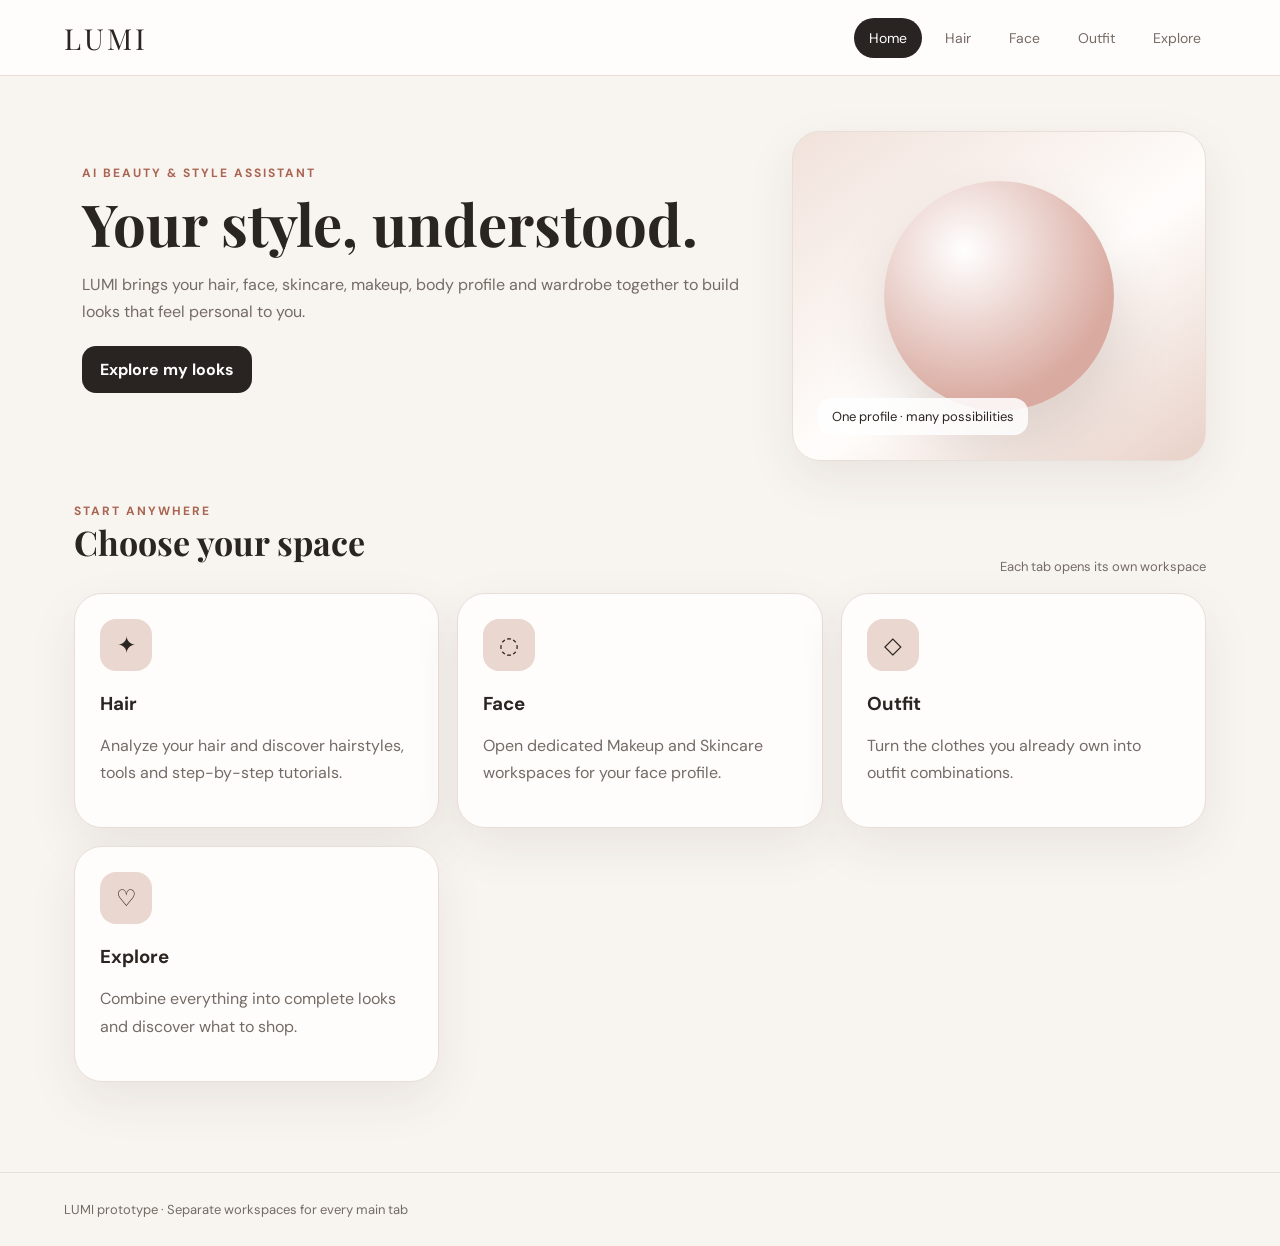
<file: index.html>
<!doctype html><html><head><meta charset="utf-8"><meta name="viewport" content="width=device-width,initial-scale=1"><title>LUMI — Beauty & Style AI</title><link rel="stylesheet" href="styles.css"></head><body>
<nav class="nav"><a class="logo" href="index.html">LUMI</a><div class="navlinks">
<a class="active" href="index.html">Home</a><a href="hair.html">Hair</a><a href="face.html">Face</a><a href="outfit.html">Outfit</a><a href="explore.html">Explore</a></div></nav>
<main class="container"><section class="hero"><div class="hero-copy"><div class="eyebrow">AI Beauty & Style Assistant</div><h1>Your style, understood.</h1><p>LUMI brings your hair, face, skincare, makeup, body profile and wardrobe together to build looks that feel personal to you.</p><div class="btn-row"><a class="btn" href="explore.html">Explore my looks</a></div></div><div class="hero-art"><div class="orb"></div><div class="label">One profile · many possibilities</div></div></section>
<div class="section-title"><div><div class="eyebrow">Start anywhere</div><h2>Choose your space</h2></div><span class="small">Each tab opens its own workspace</span></div>
<div class="grid grid-3">
<a class="feature" href="hair.html"><div class="icon">✦</div><h3>Hair</h3><p>Analyze your hair and discover hairstyles, tools and step-by-step tutorials.</p></a>
<a class="feature" href="face.html"><div class="icon">◌</div><h3>Face</h3><p>Open dedicated Makeup and Skincare workspaces for your face profile.</p></a>
<a class="feature" href="outfit.html"><div class="icon">◇</div><h3>Outfit</h3><p>Turn the clothes you already own into outfit combinations.</p></a>
<!-- <a class="feature" href="body.html"><div class="icon">◎</div><h3>Body</h3><p>Create a reusable fit profile for more personalized styling.</p></a> -->
<a class="feature" href="explore.html"><div class="icon">♡</div><h3>Explore</h3><p>Combine everything into complete looks and discover what to shop.</p></a>
</div></main><footer>LUMI prototype · Separate workspaces for every main tab</footer></body></html>
</file>
<file: styles.css>
@import url('https://fonts.googleapis.com/css2?family=DM+Sans:wght@400;500;600;700&family=Playfair+Display:wght@500;600&display=swap');

:root{
  --bg:#f8f4f0; --paper:#fffdfb; --ink:#2b2522; --muted:#756b66;
  --accent:#a96552; --accent2:#ead8d0; --line:#e8ded8; --dark:#292321;
  --success:#55745c; --shadow:0 18px 50px rgba(67,48,40,.08);
}
*{box-sizing:border-box}
body{margin:0;background:var(--bg);color:var(--ink);font-family:"DM Sans",Arial,sans-serif}
a{text-decoration:none;color:inherit}
button,input,select{font:inherit}
button{cursor:pointer}
.nav{height:76px;background:rgba(255,253,251,.94);border-bottom:1px solid var(--line);display:flex;align-items:center;padding:0 5vw;position:sticky;top:0;z-index:20;backdrop-filter:blur(12px)}
.logo{font-family:"Playfair Display",serif;font-size:29px;letter-spacing:3px;margin-right:auto}
.navlinks{display:flex;gap:8px;align-items:center}
.navlinks a{padding:11px 15px;border-radius:999px;color:var(--muted);font-size:14px}
.navlinks a:hover,.navlinks a.active{background:var(--dark);color:white}
.container{max-width:1180px;margin:auto;padding:55px 24px 90px}
.hero{display:grid;grid-template-columns:1.25fr .75fr;gap:28px;align-items:stretch;margin-bottom:36px}
.hero-copy{padding:34px 8px}
.eyebrow{font-size:12px;letter-spacing:2px;text-transform:uppercase;color:var(--accent);font-weight:700}
h1{font-family:"Playfair Display",serif;font-size:58px;line-height:1.02;margin:13px 0 18px;max-width:720px}
h2{font-family:"Playfair Display",serif;font-size:34px;margin:0 0 10px}
h3{margin:0 0 8px}
p{color:var(--muted);line-height:1.7}
.hero-art,.card,.panel,.feature,.result,.profile-card{background:var(--paper);border:1px solid var(--line);border-radius:28px;box-shadow:var(--shadow)}
.hero-art{min-height:330px;display:flex;align-items:center;justify-content:center;background:linear-gradient(145deg,#f1e2db,#fffdfb 55%,#e8d1c8);position:relative;overflow:hidden}
.hero-art .orb{width:230px;height:230px;border-radius:50%;background:radial-gradient(circle at 35% 30%,#fff,#d9aaa0 70%);box-shadow:0 30px 60px rgba(80,50,40,.16)}
.hero-art .label{position:absolute;bottom:25px;left:25px;background:#ffffffd9;padding:10px 14px;border-radius:14px;font-size:13px}
.grid{display:grid;gap:18px}
.grid-2{grid-template-columns:repeat(2,1fr)}
.grid-3{grid-template-columns:repeat(3,1fr)}
.grid-4{grid-template-columns:repeat(4,1fr)}
.card,.feature,.panel,.profile-card{padding:25px}
.feature{min-height:230px;transition:.2s}
.feature:hover{transform:translateY(-3px);box-shadow:0 24px 55px rgba(67,48,40,.12)}
.icon{width:52px;height:52px;border-radius:16px;background:var(--accent2);display:grid;place-items:center;font-size:23px;margin-bottom:20px}
.section-title{display:flex;justify-content:space-between;align-items:end;margin:42px 0 18px}
.small{font-size:13px;color:var(--muted)}
.btn{border:0;border-radius:14px;padding:13px 18px;font-weight:700;background:var(--dark);color:white}
.btn.secondary{background:var(--accent2);color:var(--ink)}
.btn.outline{background:transparent;border:1px solid var(--line);color:var(--ink)}
.btn-row{display:flex;gap:10px;flex-wrap:wrap;margin-top:20px}
.upload{border:1.5px dashed #ccbcb5;border-radius:22px;padding:30px;text-align:center;background:#fffcfa}
.upload input{display:none}
.upload label{display:inline-block;padding:12px 17px;border-radius:12px;background:var(--dark);color:#fff;font-weight:700;margin-top:10px}
.preview{margin-top:16px;display:none;border-radius:18px;overflow:hidden;max-height:300px}
.preview img,.preview video{width:100%;display:block;object-fit:cover}
.pills{display:flex;gap:9px;flex-wrap:wrap}
.pill{border:1px solid var(--line);background:#fff;padding:10px 14px;border-radius:999px;color:var(--muted);cursor:pointer}
.pill.selected{background:var(--dark);color:#fff;border-color:var(--dark)}
.result-area{display:none;margin-top:28px}
.look-img{height:230px;border-radius:20px;background:linear-gradient(135deg,#eee0da,#d8b4a8);display:grid;place-items:center;font-family:"Playfair Display",serif;font-size:27px;color:#62473e}
.tag{display:inline-block;padding:6px 9px;border-radius:999px;background:#f1e5df;font-size:12px;margin:3px 3px 0 0}
.steps{counter-reset:step;display:grid;gap:12px}
.step{display:flex;gap:14px;padding:14px;border-bottom:1px solid var(--line)}
.step:before{counter-increment:step;content:counter(step);min-width:31px;height:31px;border-radius:50%;background:var(--dark);color:white;display:grid;place-items:center;font-size:13px;font-weight:700}
.price{font-size:25px;font-weight:700}
.notice{padding:14px 16px;border-radius:14px;background:#f2ebe6;color:#665951;font-size:13px;line-height:1.6}
footer{padding:28px 5vw;border-top:1px solid var(--line);color:var(--muted);font-size:13px}
@media(max-width:850px){
 .nav{padding:0 18px;overflow:auto}.navlinks a{padding:9px 10px}.logo{font-size:23px}
 .hero{grid-template-columns:1fr} h1{font-size:43px}
 .grid-2,.grid-3,.grid-4{grid-template-columns:1fr}
 .container{padding:35px 18px 65px}
}

.upload-container {
  max-width: 600px;
  margin: 0 auto;
  padding: 20px;
  background: white;
  border-radius: 20px;
  box-shadow: 0 10px 30px rgba(0,0,0,0.05);
}

.upload-area {
  border: 2px dashed #d8b4a8;
  border-radius: 12px;
  padding: 40px 20px;
  text-align: center;
  cursor: pointer;
  transition: all 0.3s ease;
  background: #fafafa;
}

.upload-area:hover, .upload-area.dragover {
  background: #f0e6e3;
  border-color: #c4998b;
}

.spinner {
  width: 50px;
  height: 50px;
  border: 4px solid #f3f3f3;
  border-top: 4px solid #d8b4a8;
  border-radius: 50%;
  animation: spin 1s linear infinite;
  margin: 0 auto;
}

@keyframes spin {
  0% { transform: rotate(0deg); }
  100% { transform: rotate(360deg); }
}
</file>
